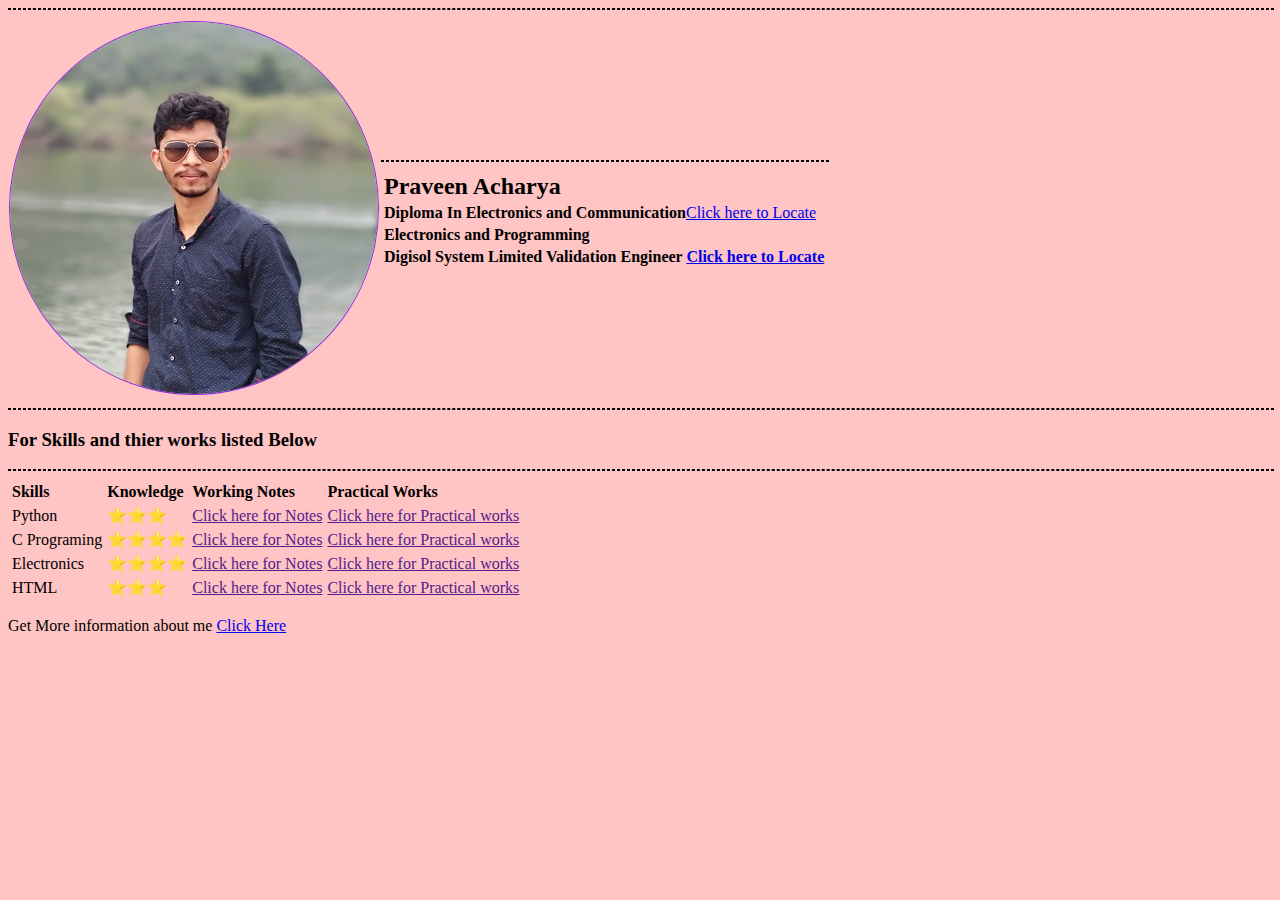
<file: HTML/BootCamp/Index.html>
<!DOCTYPE html>
<html lang="en">

<head>
    <meta charset="UTF-8">
    <meta name="viewport" content="width=device-width, initial-scale=1.0">
    <link rel="stylesheet" href="CSS/Styles.css">

    <title>RESUME Praveen</title>
</head>
<style>
    /* #Profile img {
        border-radius: 200px;
        border: 1px solid blueviolet;
    }

    /* table tr {
        border: 1px solid white;
        border-style: none;
    }

    table tr td {
        border: 1px solid white;
        border-style: none;
    } 

    hr {
         border-color: rgb(0, 0, 0); 
     border-style: dashed solid;
        height: 0px;
        width: 10%; */
</style>

<body style="background-color: rgb(255, 196, 196);">


    <table id="Profile" cellspacing="0.5">
        <th>
            <tr>
                <td><img src="images/Praveen.jpg" alt=""></td>
                <td>
                    <hr>
                    <table cellspacing="2">
                        <tr>

                            <td id="name"><strong>Praveen Acharya</strong></td>
                        </tr>
                        <tr>

                            <td><strong>Diploma In Electronics and Communication</strong><a
                                    href="https://www.google.com/maps/place/Shree+Vidyadhiraj+Polytechnic+%E0%B2%B6%E0%B3%8D%E0%B2%B0%E0%B3%80+%E0%B2%B5%E0%B2%BF%E0%B2%A6%E0%B3%8D%E0%B2%AF%E0%B2%BE%E0%B2%A7%E0%B2%BF%E0%B2%B0%E0%B2%BE%E0%B2%9C+%E0%B2%AA%E0%B2%BE%E0%B2%B2%E0%B2%BF%E0%B2%9F%E0%B3%86%E0%B2%95%E0%B3%8D%E0%B2%A8%E0%B2%BF%E0%B2%95%E0%B3%8D/@14.4398301,74.4194967,17z/data=!3m1!4b1!4m5!3m4!1s0x3bbc263c38729fad:0xbd4dab800a3bc3e0!8m2!3d14.4398249!4d74.4216854">Click
                                    here to Locate</a></td>
                        </tr>
                        <tr>
                            
                            <td><strong>Electronics and Programming</strong></td>
                        </tr>
                        <tr>
                            
                            <td><strong>Digisol System Limited Validation Engineer <a
                                        href="https://www.google.com/maps/place/Digisol+Systems+limited/@12.8541651,77.6734096,17z/data=!3m1!4b1!4m5!3m4!1s0x3bae6cf390f4183d:0x6ccd205f4564e642!8m2!3d12.8541599!4d77.6755983">
                                        Click
                                        here to Locate</a></strong></td>
                        </tr>

                    </table>

                </td>
            </tr>
            <hr>
        </th>
    </table>
    <hr>

    <h3> For Skills and thier works listed Below
    </h3>
    <hr>
    <table cellspacing="3">

        <tr>
            <td><strong>Skills</strong></td>
            <td><strong>Knowledge</strong></td>
            <td><strong>Working Notes</strong></td>
            <td><strong>Practical Works</strong></td>

        </tr>

        <tbody>
            <tr>
                <td>Python</td>
                <td>⭐⭐⭐</td>
                <td> <a href="">Click here for Notes</a> </td>
                <td> <a href="">Click here for Practical works</a> </td>



            </tr>
            <tr>
                <td>C Programing</td>
                <td>⭐⭐⭐⭐</td>
                <td> <a href="">Click here for Notes</a> </td>
                <td> <a href="">Click here for Practical works</a> </td>

            </tr>
            <tr>
                <td>Electronics</td>
                <td>⭐⭐⭐⭐</td>
                <td> <a href="">Click here for Notes</a> </td>
                <td> <a href="">Click here for Practical works</a> </td>
            </tr>
            <tr>
                <td>HTML</td>
                <td>⭐⭐⭐</td>
                <td> <a href="">Click here for Notes</a> </td>
                <td> <a href="">Click here for Practical works</a> </td>
            </tr>
        </tbody>

    </table>
    <p>
        Get More information about me <a href="Contact.html">Click Here</a>
    </p>
</body>

</html>
</file>
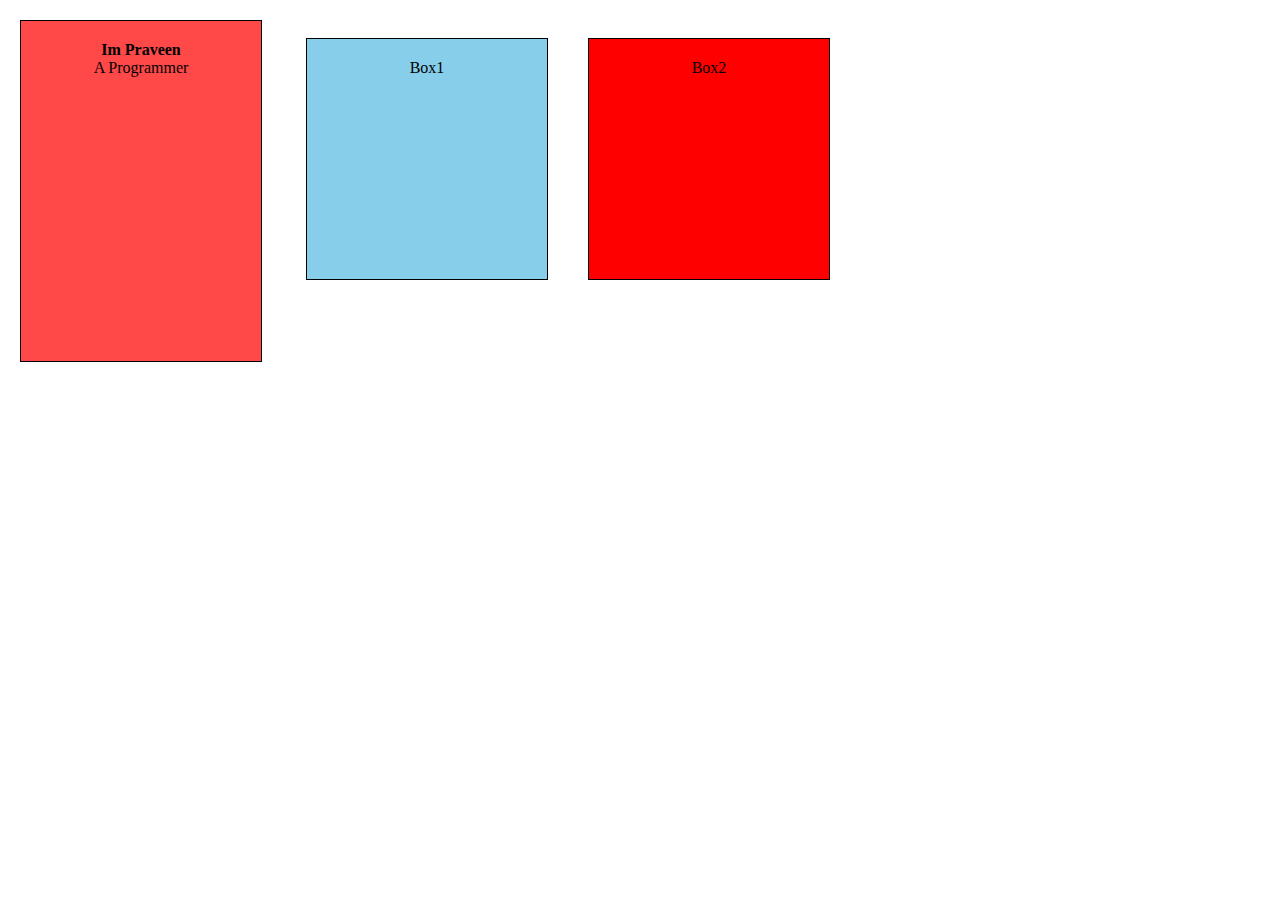
<file: HTML/BootCamp/Project1/index.html>
<!DOCTYPE html>
<html lang="en">
<head>
    <meta charset="UTF-8">
    <meta name="viewport" content="width=device-width, initial-scale=1.0">
    <title>My ProJect</title>
    <link rel="stylesheet" href="CSS/styles.css">
    <link rel="icon" href="favicon-32x32.png">
</head>
<body>
    <div>
        <h4>Im Praveen</h4>
        <p>A Programmer</p>

    </div>
    <div id="box1">
        Box1
    </div><div id="box2">
        Box2
    </div>

    
</body>
</html>
</file>
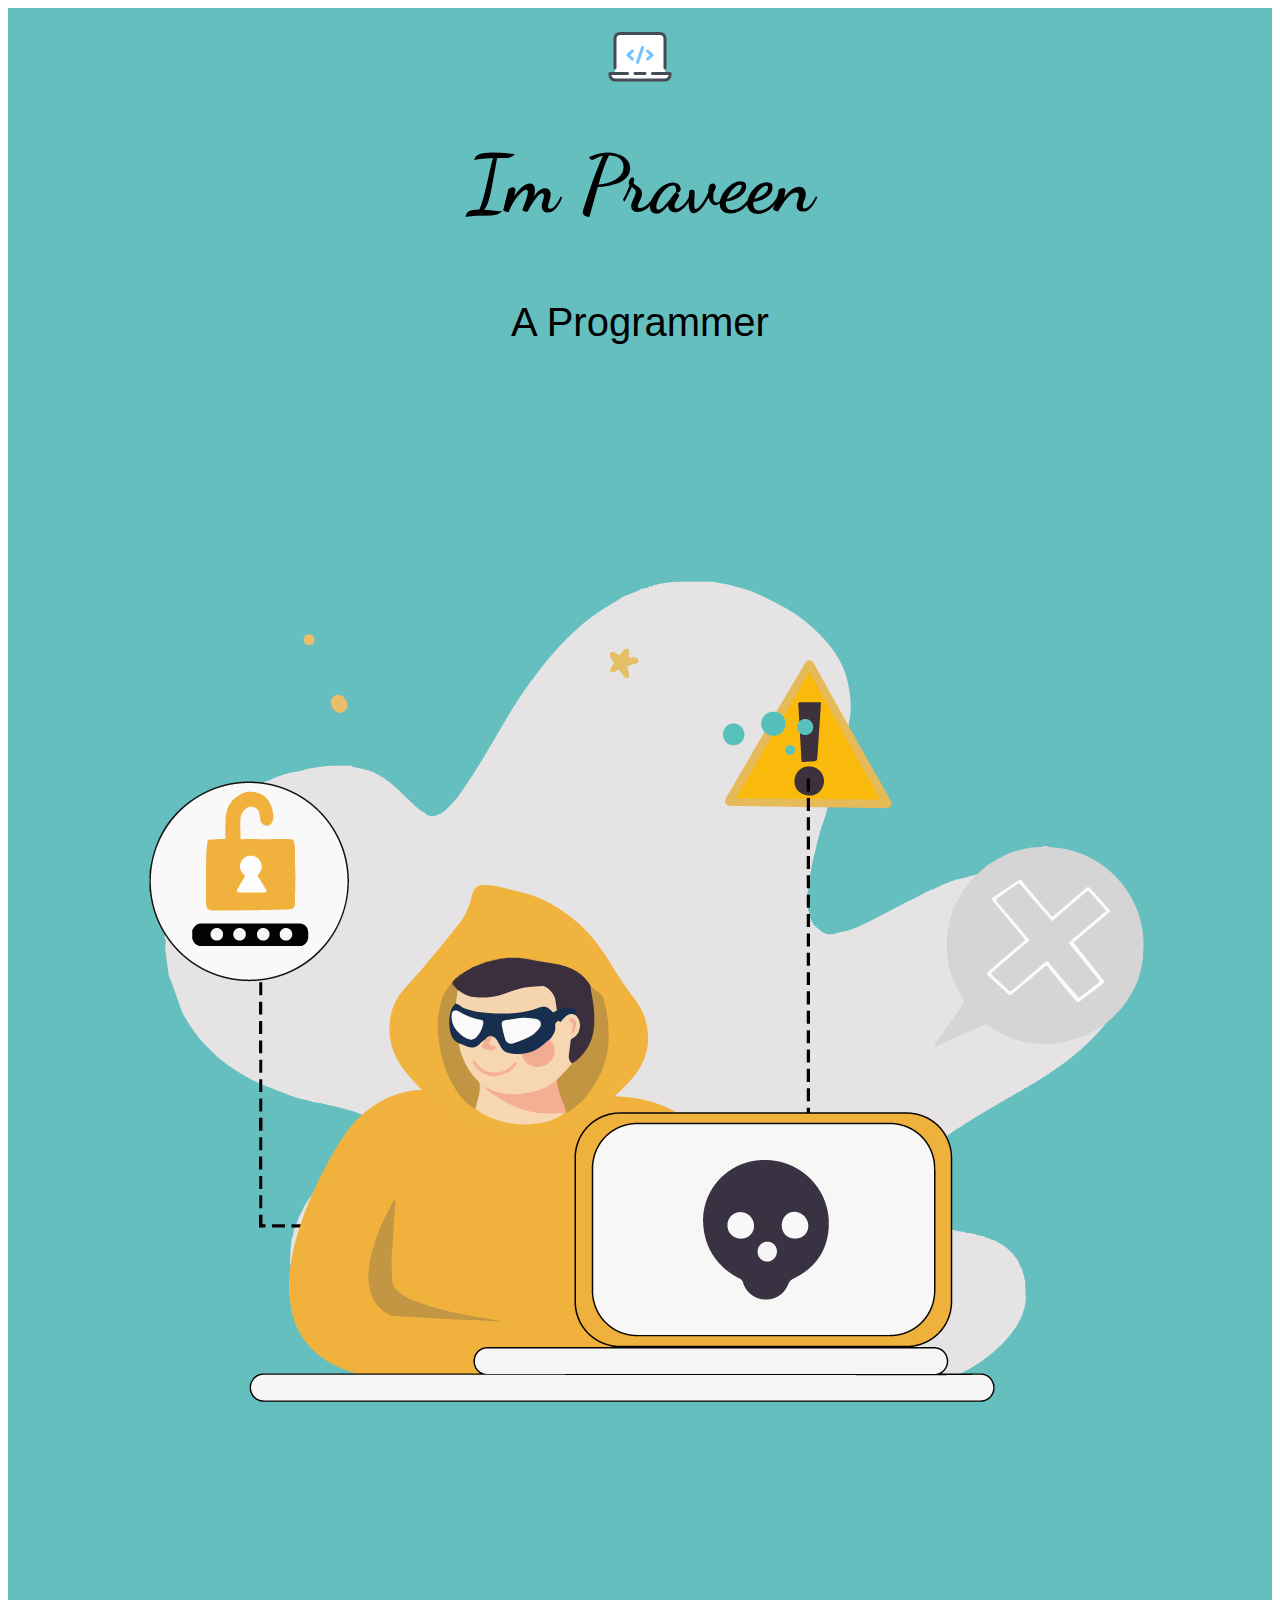
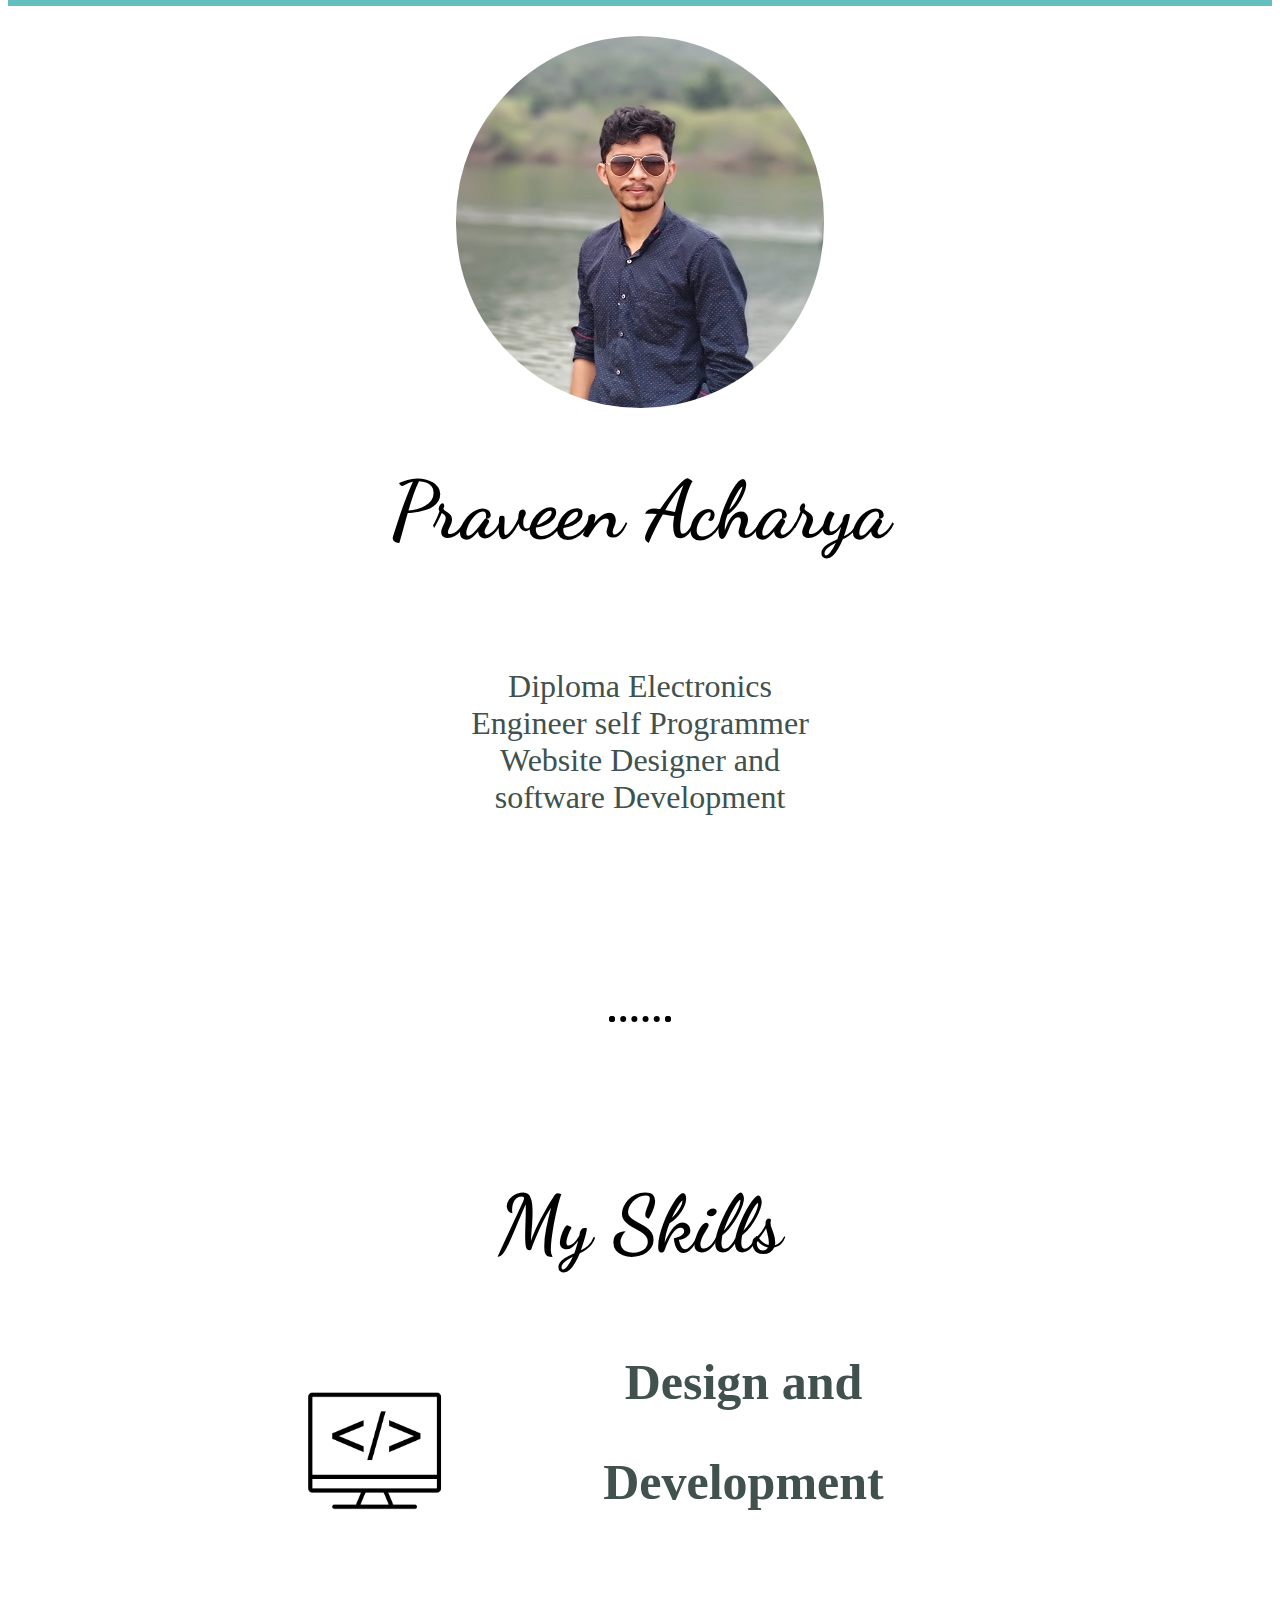
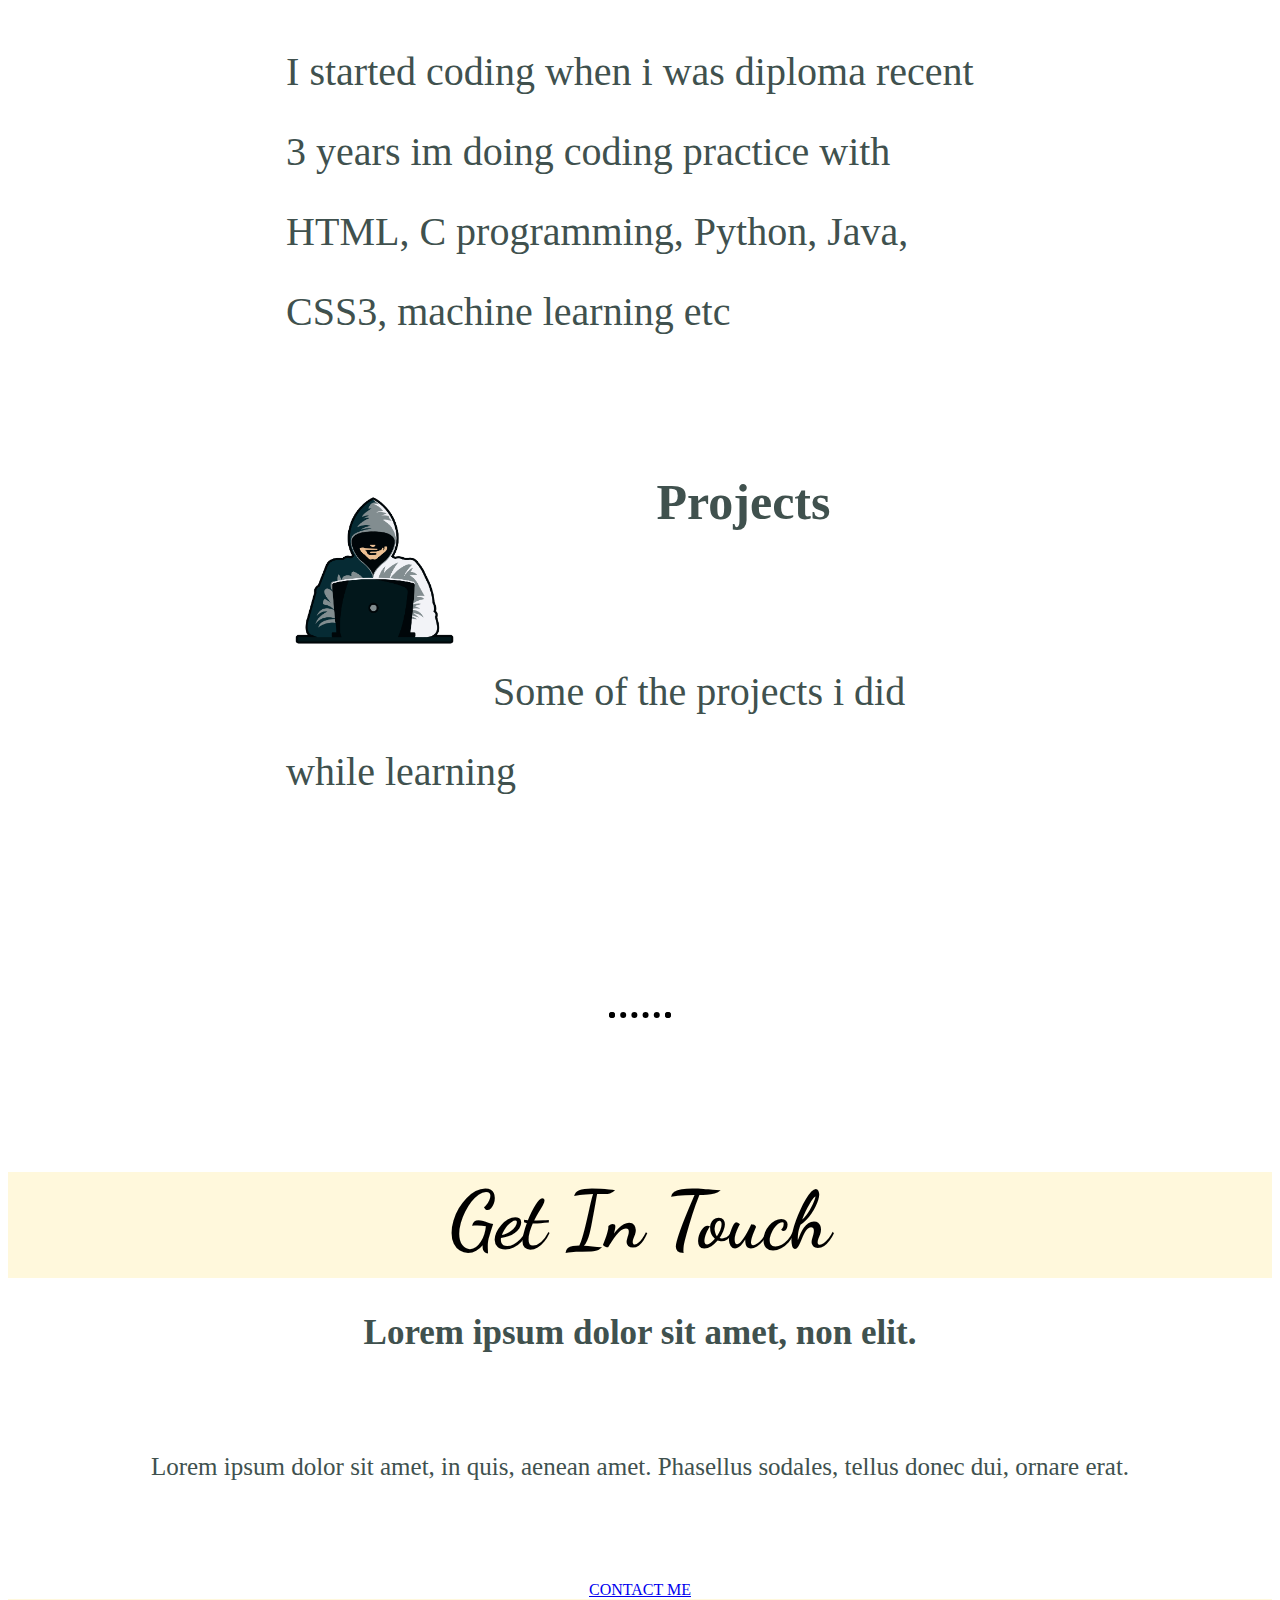
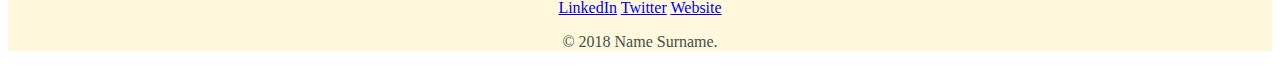
<file: HTML/BootCamp/Project2/index.html>
<!DOCTYPE html>
<html lang="en">

<head>
  <meta charset="UTF-8">
  <meta name="viewport" content="width=device-width, initial-scale=1.0">
  <link rel="stylesheet" href="style.css">
  <link href="https://fonts.googleapis.com/css2?family=Do+Hyeon&display=swap" rel="stylesheet">
  <link href="https://fonts.googleapis.com/css2?family=Dancing+Script:wght@400;700&display=swap" rel="stylesheet">


  <title>Programmer</title>

</head>

<body>
  <div class="top-contaioner">
    <img class="top-img" src="images/icons8-laptop-coding-64.png" alt="codeimage">

    <h2>Im Praveen</h2>

    <p id="program">A Programmer</p>





    <img class="bottom-img" src="images/PC.png" alt="">

  </div>

  <div class="middle-container">
    <div class="profile">
      <img src="images/Praveen.jpg" alt="">
      <h2>Praveen Acharya</h2>
      <p class="intro">Diploma Electronics Engineer self Programmer Website Designer and software Development</p>
    </div>
    <hr>
    <div class="skills">
      <h2>My Skills</h2>
      <div class="skill-row">
        <img class="middle" src="images/Hacker (2).png" alt="img">
        <h3>Design and Development</h3>
        <p class="clear-anti-float">I started coding when i was diploma recent 3 years im doing coding practice with
          HTML, C programming, Python, Java, CSS3, machine learning etc </p>
      </div>
      <div class="skill-row">
        <img class="bottom" src="images/Hacker (1).png" alt="">
        <h3>Projects</h3>
        <p>Some of the projects i did while learning</p>
      </div>
    </div>
    <hr>
    <div class="contact-me">
      <h2>Get In Touch</h2>
      <h3>Lorem ipsum dolor sit amet, non elit.</h3>
      <p>Lorem ipsum dolor sit amet, in quis, aenean amet. Phasellus sodales, tellus donec dui, ornare erat.</p>
      <a class="btn" href="mjpraveen13@gmail.com">CONTACT ME</a>
    </div>
  </div>


  <div class="bottom-container">
    <a class="footer-link" href="https://www.linkedin.com/">LinkedIn</a>
    <a class="footer-link" href="https://twitter.com/">Twitter</a>
    <a class="footer-link" href="https://www.appbrewery.co/">Website</a>
    <p>© 2018 Name Surname.</p>
  </div>

</body>

</html>
</file>
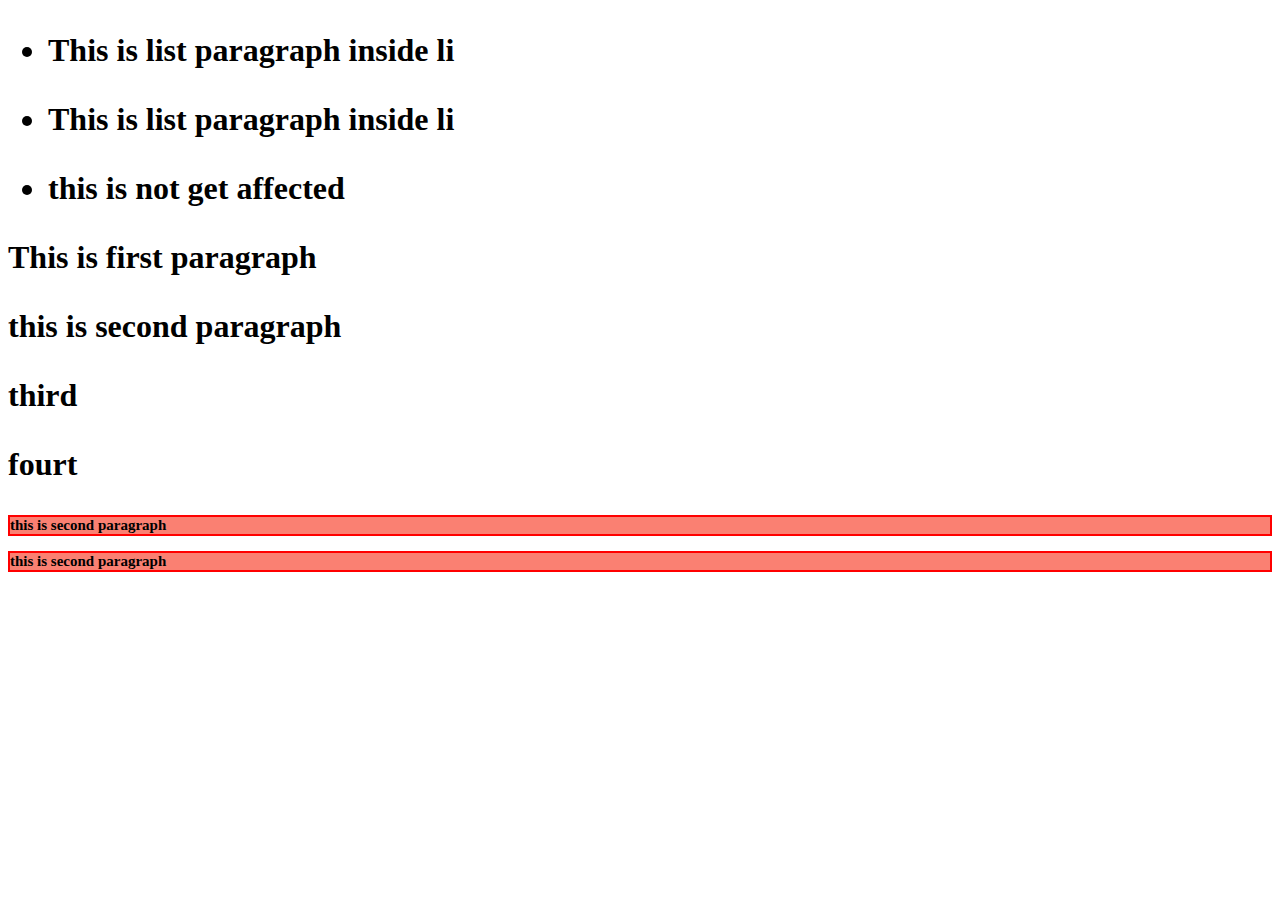
<file: HTML/Html.html>
<!DOCTYPE html>
<html lang="en">

<head>
    <meta charset="UTF-8">
    <meta name="viewport" content="width=device-width, initial-scale=1.0">
    <meta http-equiv="X-UA-Compatible" content="ie=edge">
    <title>More on selectors</title>
</head>
<style>
    /* div p {
        background-color: green;
        border: 2px solid black;
        font-size: 20px;
        text-align: center; */
    /* } */
    /* div > p {

        background-color: yellow;
        border: 2px solid red;
        font-size: 15px;
        text-align: left; 
    } */
    div + p{
        background-color: salmon;
        border: 2px solid red;
        font-size: 15px;
        text-align: left; 

    }
</style>

<body>
    <h1>
        <div class="container">
            <div class="row">
                <div>
                    <ul>
                        <li class="item" ><p>This is list paragraph inside li</p></li>
                        <li class="item" ><p>This is list paragraph inside li</p></li>
                        <li>this is not get affected
                        </li>
                        
                    </ul>   
                </div>
                <div>
                    <p>This is first paragraph</p>
                    <p>this is second paragraph</p>
                    <p>third </p>
                    <p>fourt</p>
                </div>
                <p>this is second paragraph</p> 
            </div>
            <p>this is second paragraph</p>
        </div>
        
    </h1>
</body>

</html>
</file>
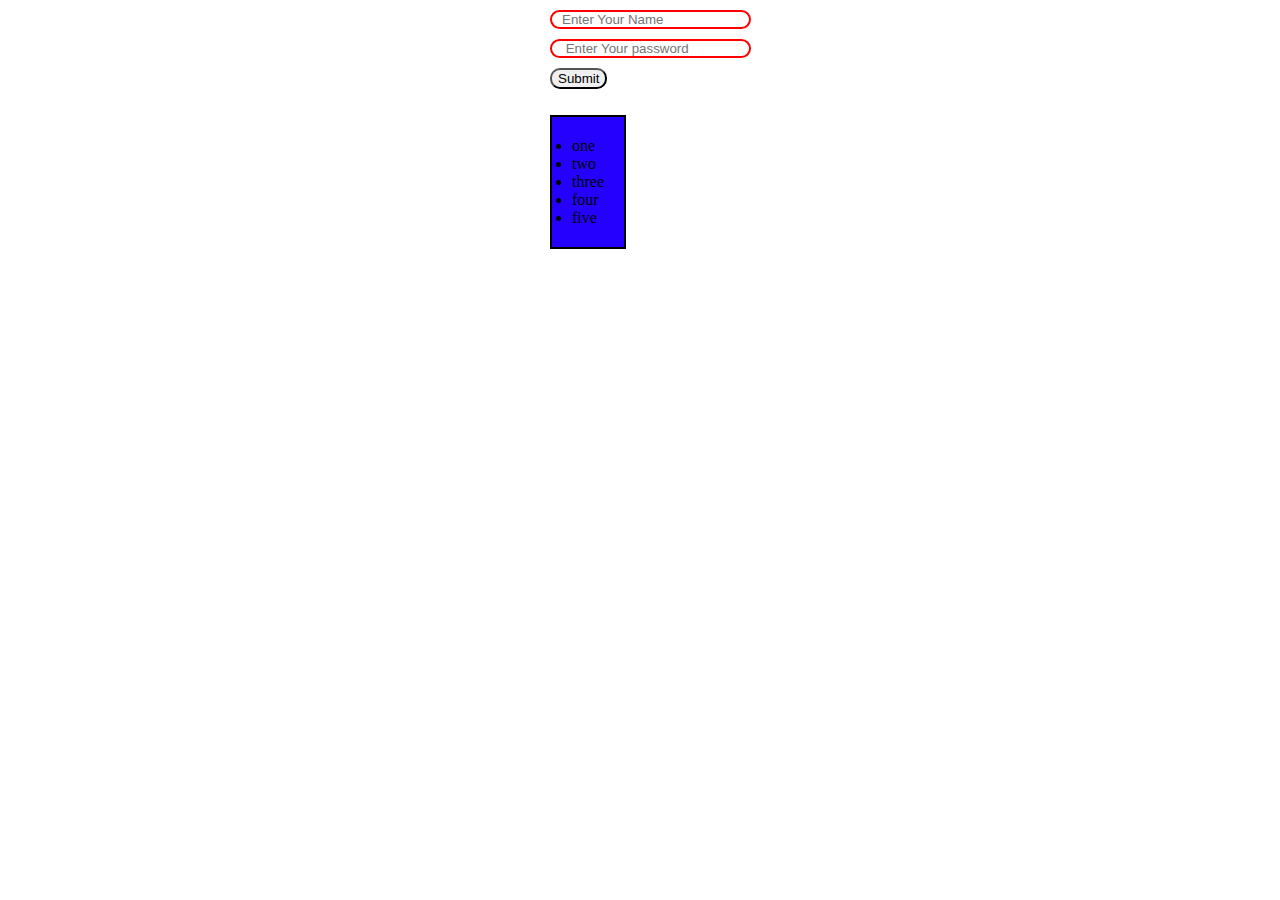
<file: HTML/psudo selctor.html>
<!DOCTYPE html>
<html lang="en">

<head>
    <meta charset="UTF-8">
    <meta name="viewport" content="width=device-width, initial-scale=1.0">
    <meta http-equiv="X-UA-Compatible" content="ie=edge">
    <title>More on selectors</title>
    <style>
div ul{

    background-color: rgb(38, 0, 255);
    border: 2px solid black;
    float: left;
    padding-right: 100px;
    padding: 20px 20px;
    margin-left: 10px;
}
.container{
    margin: 34px 34px;
    display: block;
    width: 200px;
    margin: auto;

}
input{
    display: block;
    margin: 10px;
    border-radius: 10px;
    
}
input[type='text']{
    background-color: white;
    padding: 0px 10px 0px 10px;
    border: 2px solid red;
}
input[type='password']{
    background-color: white;
    border: 2px solid red;
    padding: 0px 10px 0px 10px;
}

    </style>
</head>
<body>
    <div class="container">
        <form action="" class="formcontro">
            <input type="text" placeholder="Enter Your Name">
            <input type="password" placeholder=" Enter Your password">
            <input type="Submit" value="Submit">
        </form>
        <ul>
            <li class="item" id="item1">one</li>
            <li class="item" id="item2">two</li>
            <li class="item" id="item3">three</li>
            <li class="item" id="item4">four</li>
            <li class="item" id="item5">five</li>
        </ul>
    </div>
</body>
</html>
</file>
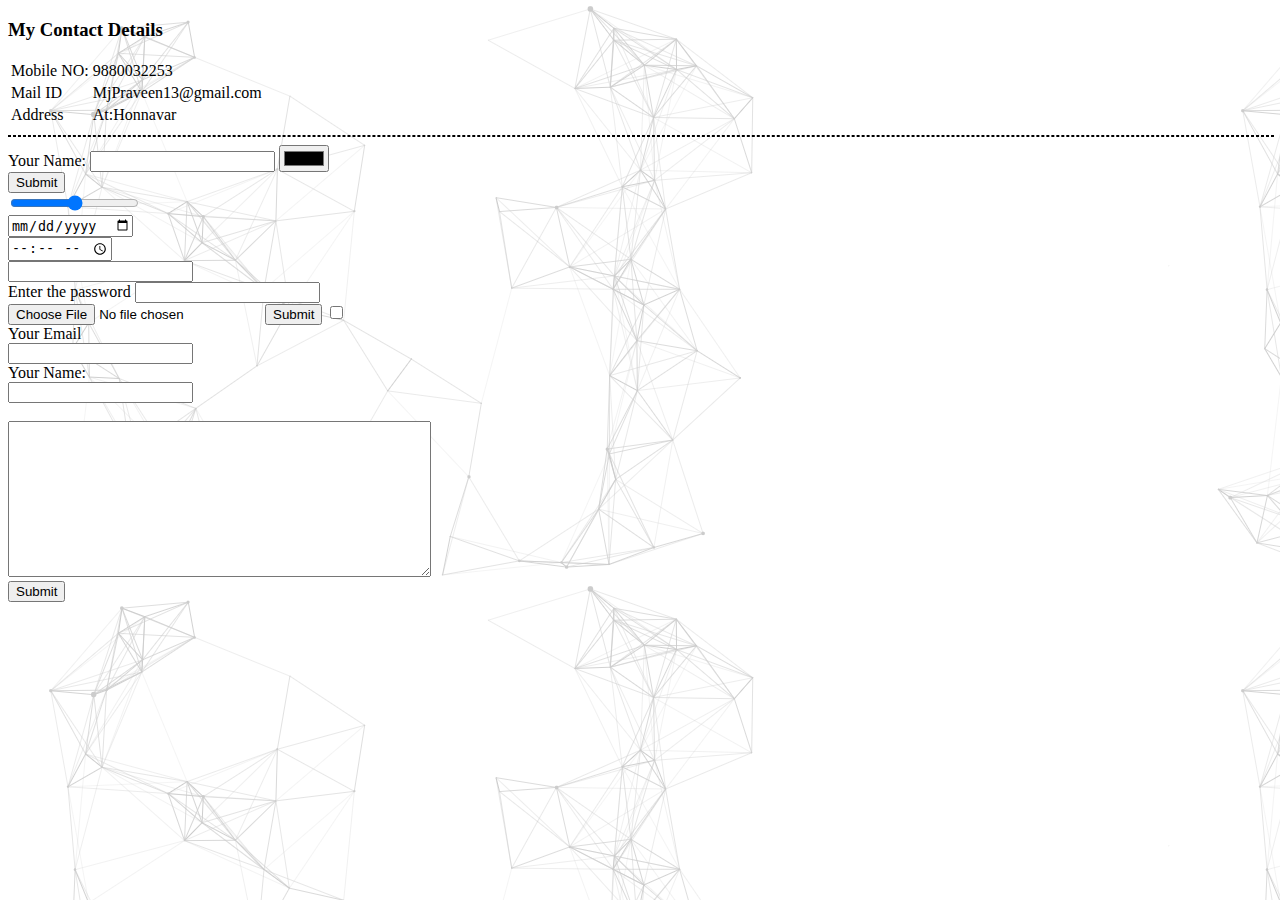
<file: HTML/BootCamp/Contact.html>
<!DOCTYPE html>
<html lang="en">
<head>
    <meta charset="UTF-8">
    <meta name="viewport" content="width=device-width, initial-scale=1.0">
    <link rel="stylesheet" href="CSS/Styles.css">
    <title>Contact Details
    </title>
</head>
<body style="background-image: url(images/download.png);">
    <h3>My Contact Details</h3>
    <Table>
        <tr>
            <td>Mobile NO:</td>
            <td>9880032253</td>
        </tr>
        <tr>
            <td>Mail ID</td>
            <td>MjPraveen13@gmail.com</td>
        </tr>
        <tr>
            <td>Address</td>
            <td>At:Honnavar</td>
        </tr>
        
        
    </Table>
    <hr>
    <form action="Index.html" method="post">
        <label >Your Name:

        </label>
        <input type="text" name="" value="">
        <input type="color"><br>
        <input type="button" name="" value="Submit"><br>
        <input type="range"><br>
        <input type="date"><br>
        <input type="time"><br>
        <input type="url"><br>
        <label for="password">Enter the password</label>
        <input type="password"><br>
        <input type="file" name="file" value="Choose File">
        <input type="submit" name="">
        <input type="checkbox">
    </form> 

    <form action="mailto:mjpraveen13@gmail.com" method="post">
        <label for="">Your Email</label><br>
        <input type="email" name="Mail"><br>
        <label for="text">Your Name:</label><br>
        <input type="text" name="name:"><br>
        <br>
        <textarea name="Enter Your Implemented Code" id="impcode" cols="50" rows="10"></textarea> <br>
        <input type="submit">
    </form>

    
</body>
</html>
</file>
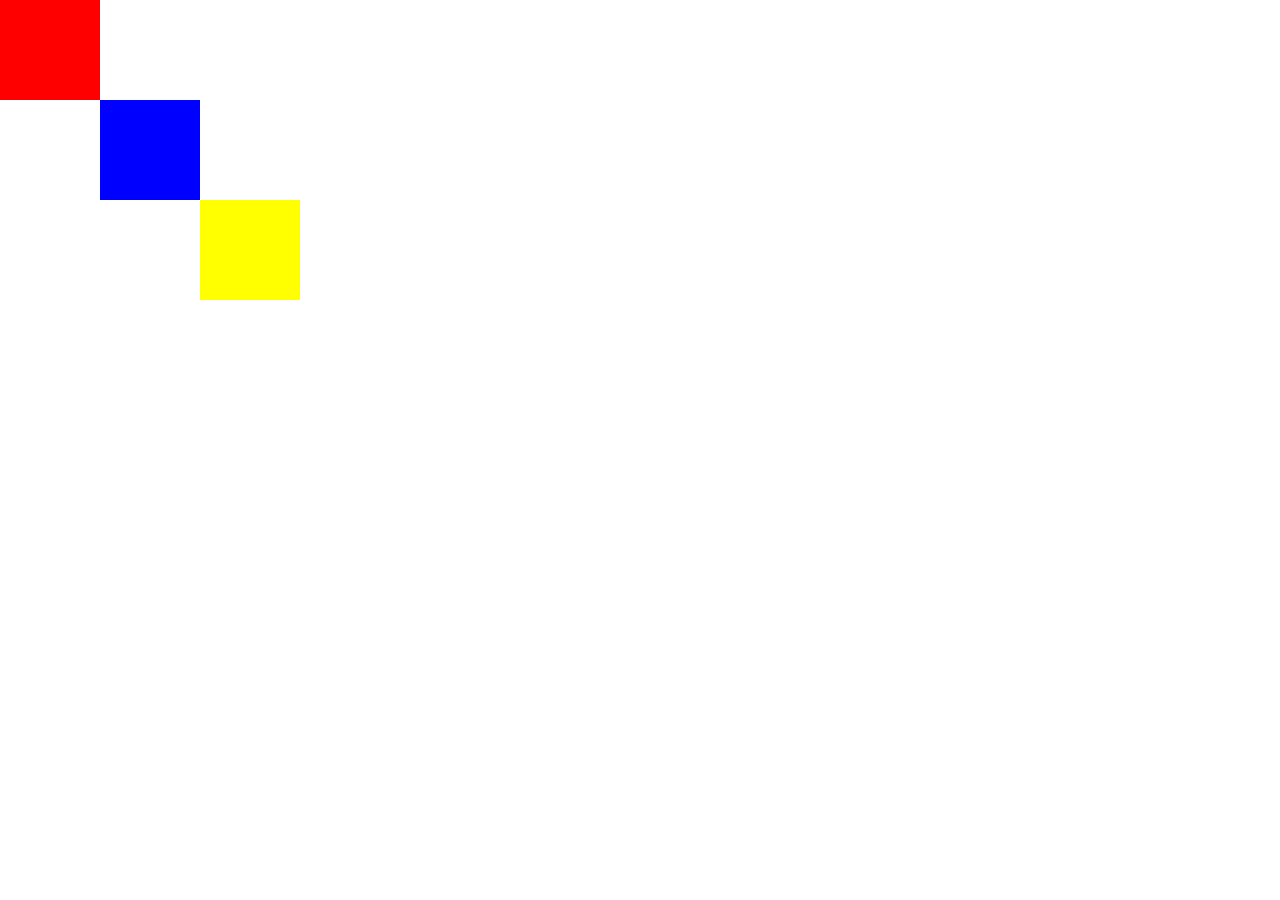
<file: HTML/BootCamp/General/practice.html>
<!DOCTYPE html>
<html lang="en">

<head>
    <meta charset="UTF-8">
    <meta name="viewport" content="width=device-width, initial-scale=1.0">
    
    <link rel="stylesheet" href="practice.css">
    <title>practice</title>
</head>

<body>
    <div class="red">
    </div>
    <div class="blue">

    </div>
    <div class="yellow">

    </div>
</body>

</html>
</file>
<file: HTML/BootCamp/CSS/Styles.css>
#Profile img {
        border-radius: 100%;
        border: 1px solid blueviolet;
    }
    #name{
        font-size: x-large;
    }
    a:hover{
        color: white;
        background-color: black;
    }


    /* table tr {
        border: 1px solid white;
        border-style: none;
    }

    table tr td {
        border: 1px solid white;
        border-style: none;
    } */

    hr {
        border-color: rgb(0, 0, 0);
        border-style: dashed solid;
        height: 0px;
        width: 100%;

    }
</file>
<file: HTML/BootCamp/Project1/CSS/styles.css>
body {
  background-color: rgb(255, 255, 255);
  margin-top: 0px;
  margin-left: 0px;
  margin-right: 0px;
}
div {
  padding: 20px;
  margin: 20px;
  display: inline-block;
  text-align: center;
  text-justify: auto;
  background-color: rgb(255, 73, 73);
  height: 300px;
  width: 200px;
  border: black 1px solid;
}
div h4 {
  margin: 0px;
}
div p {
  margin: 0px;
}
#box1 {
  height: 200px;
  width: 200px;
  background-color: skyblue;
  padding: 20px;
  margin: 20px;
  display: inline-block;
  border: black 1px solid;
}
#box2 {
  height: 200px;
  width: 200px;
  display: inline-block;
  background-color: red;
  padding: 20px;
  margin: 20px;
  border: black 1px solid;
}
</file>
<file: HTML/BootCamp/Project2/style.css>
body {
  color: #40514e;
    
  background-color: rgb(255, 255, 255);
  text-align: center;
}
hr{
  display: inline-block;
  border: dotted #000000 6px;
  width: 4%;
  border-bottom: none;
  margin: 100px;
}
h2 {
  
  margin: 50px auto 0 auto;
  color: rgb(0, 0, 0);
  font-family: "Dancing Script", cursive;
  font-size: 500%;
  padding-bottom: 10px;
}
#program {
  color: #000000;
  font-family: Verdana, Geneva, Tahoma, sans-serif;
  font-size: 2.5rem;
  line-height: 2;
}
#program1 {
  color: #66bfbf;
  font-family: Verdana, Geneva, Tahoma, sans-serif;
  font-size: 40px;
  font-weight: normal;
  line-height: 2;
}

.top-contaioner {
  background-color: #66bfbf;
  padding-top: 10px;
  text-align: center;
}
.middle-container img {
  border-radius: 200px;
  margin-top: 30px;
}
.middle-container h3{
  font-size: 35px;
  text-align: center;

}
.middle-container p{
  font-size: 25px;
  margin: 100px 0;

}
.intro{
  width: 30%;
  margin: auto;
  display: inline-block;
}


.top-img {
  position: relative;
  left: 0px;
  top: 0px;
}
.middle-img {
  position: absolute;
  left: 300px;
}

.navbar {
  position: absolute;
  top: 20px;
  background-color: black;
}
.home {
  display: inline-block;
  position: absolute;
  background-color: skyblue;
  height: 30px;
  width: 100px;
  border-radius: 30px;
  text-align: center;
}
/* .ns {
  display: inline-block;
  position: absolute;
  background-color: skyblue;
  height: 30px;
  width: 100px;
  border-radius: 30px;
  text-align: center;
} */
.skills img{
    height: 400px;
    width: 400px;

}
.skill-row img{
  background-color: rgb(255, 255, 255);
  border-radius: 20px;
  margin-right: 30px;
  float: left;
  width: 25%;
  height: 25%;
}
.skill-row{
  width: 56%;
  margin: 50px auto 50px auto;
  text-align: left;
  line-height: 2;

}
.skill-row h3{
  font-size:50px ;
}
.skill-row p{
  font-size: 40px;
}
/* .clear-anti-float{
  clear: left;
} */
.bottom-container{
  background-color: cornsilk;
}
.contact-me h2{
  background-color: cornsilk;
  /* margin: 10px auto 10px auto; */
  /* padding-top: 20px; */
}
.profile p{
  font-size: 2rem;

}
</file>
<file: HTML/BootCamp/General/practice.css>
.red{
    background-color: red;
    height: 100px;
    width: 100px;
    position: absolute;
    left: 0px;
    top: 0px;
    
    

}
.blue{
    background-color:blue;
    height: 100px;
    width: 100px;
    position: absolute;
    left: 100px;
    top: 100px;
    
    
    
}
.yellow{
    background-color: yellow;
    height: 100px;
    width: 100px;
    position: absolute;
    left: 200px;
    top: 200px;
   
    
}
</file>
